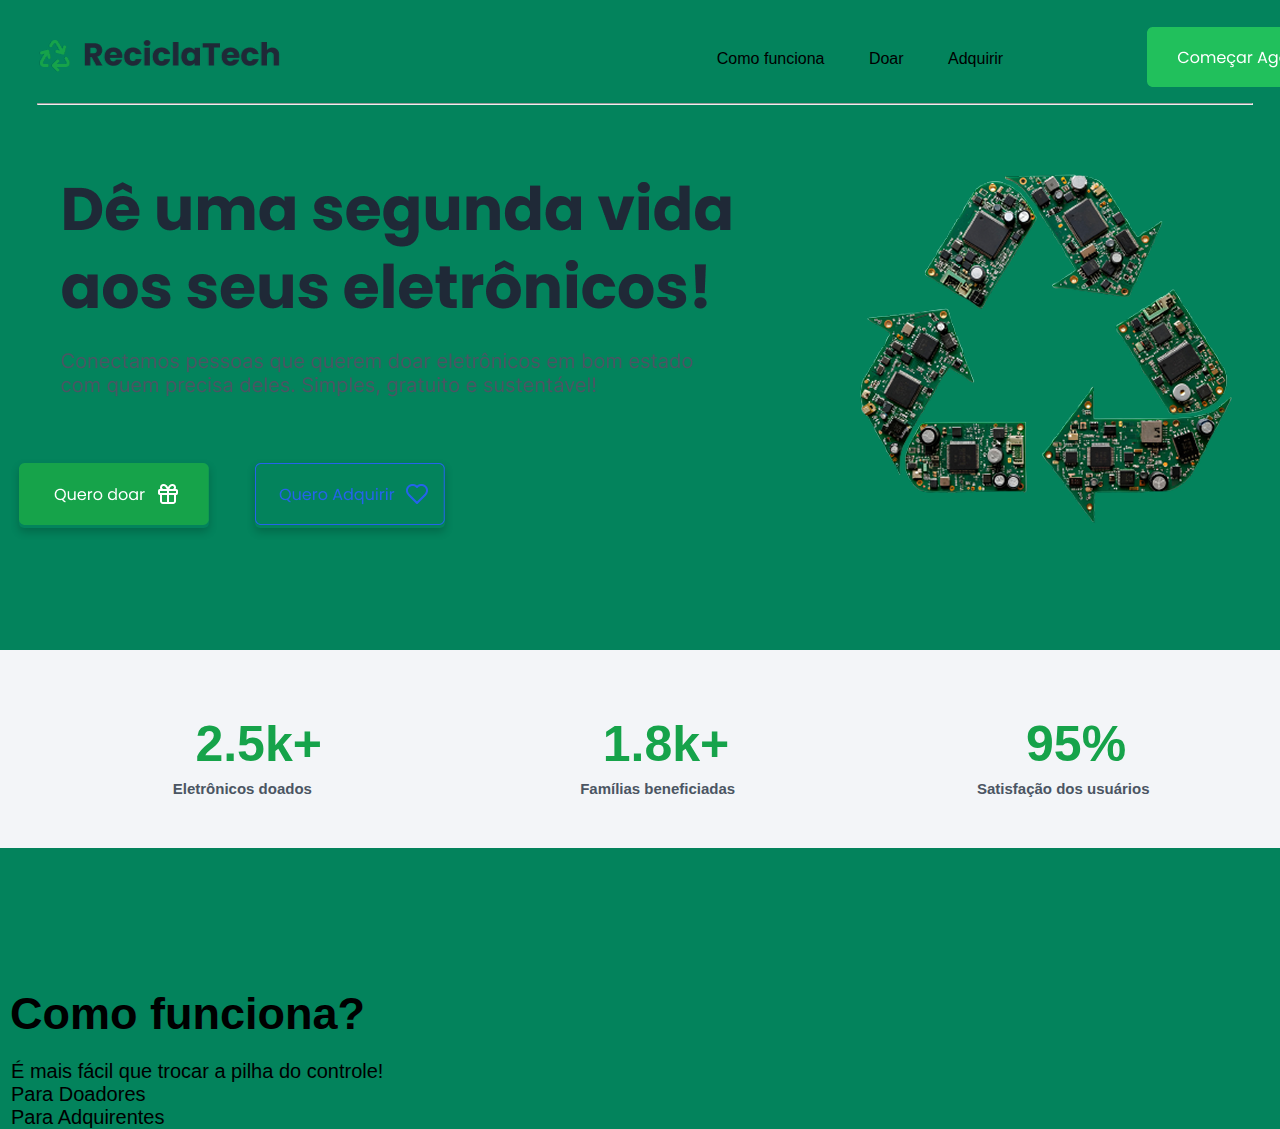
<file: index.html>
<!DOCTYPE html>
<html lang="pt-BR">

<head>
    <meta charset="UTF-8">
    <meta name="viewport" content="width=device-width, initial-scale=1.0">
    <title>ReciclaTech</title>
    <link rel="shortcut icon" href="image/Frame.png" type="image/x-icon">
    <link rel="stylesheet" href="style.css">
</head>

<body>
    <header>
        <nav id="navbar">
            <button id="logo">
                <a href="index.html"><img src="image/logo-site.png" alt="Logo ReciclaTech"></a>
            </button>
            <ul id="lista">
                <li class="li"><a class="link" href="index2.html">Como funciona</a></li>
                <li class="li"><a class="link" href="index3.html">Doar</a></li>
                <li class="li"><a class="link" href="index4.html">Adquirir</a></li>
            </ul>
            <button class="botao-canto">
                <a href="#"><img src="image/Property 1=Hover-btn (1).png" alt="ReciclaTech"></a>
            </button>
            <hr class="linha">
        </nav>
    </header>
    <main>
        <img class="Banner-1" src="image/Frame 19.png" alt="Banner ReciclaTech">
        <img class="Banner-2" src="image/reciclagem.png" alt="reciclagem">
        <button class="btn-main-1">
            <a href="#"><img src="image/Rectangle.png" alt="retangulo verde"></a>
        </button>
        <img class="img-btn-main-1" src="image/Frame 21.png" alt="Quero doar">

        <button class="btn-main-2">
            <a href="#"><img src="image/Rectangle (1).png" alt="retangulo sem fundo"></a>
        </button>
        <img class="img-btn-main-2" src="image/Nova pasta/Frame 28.png" alt="Quero adquirir">
        <div>
            <section class="secao">
                <p class="p1">2.5k+</p>
                <p class="p2">Eletrônicos doados</p>

                <p class="p1">1.8k+</p>
                <p class="p2">Famílias beneficiadas</p>

                <p class="p1">95%</p>
                <p class="p2">Satisfação dos usuários</p>
            </section>
        </div>
        <div>
            <section>
                <h1 class="secao-h1">Como funciona?</h1>
                <p class="secao-paragrafo">É mais fácil que trocar a pilha do controle!</p>
                
                <p>Para Doadores</p>
                <p>Para Adquirentes</p>
            </section>
        </div>
        
    </main>
</body>

</html>
</file>
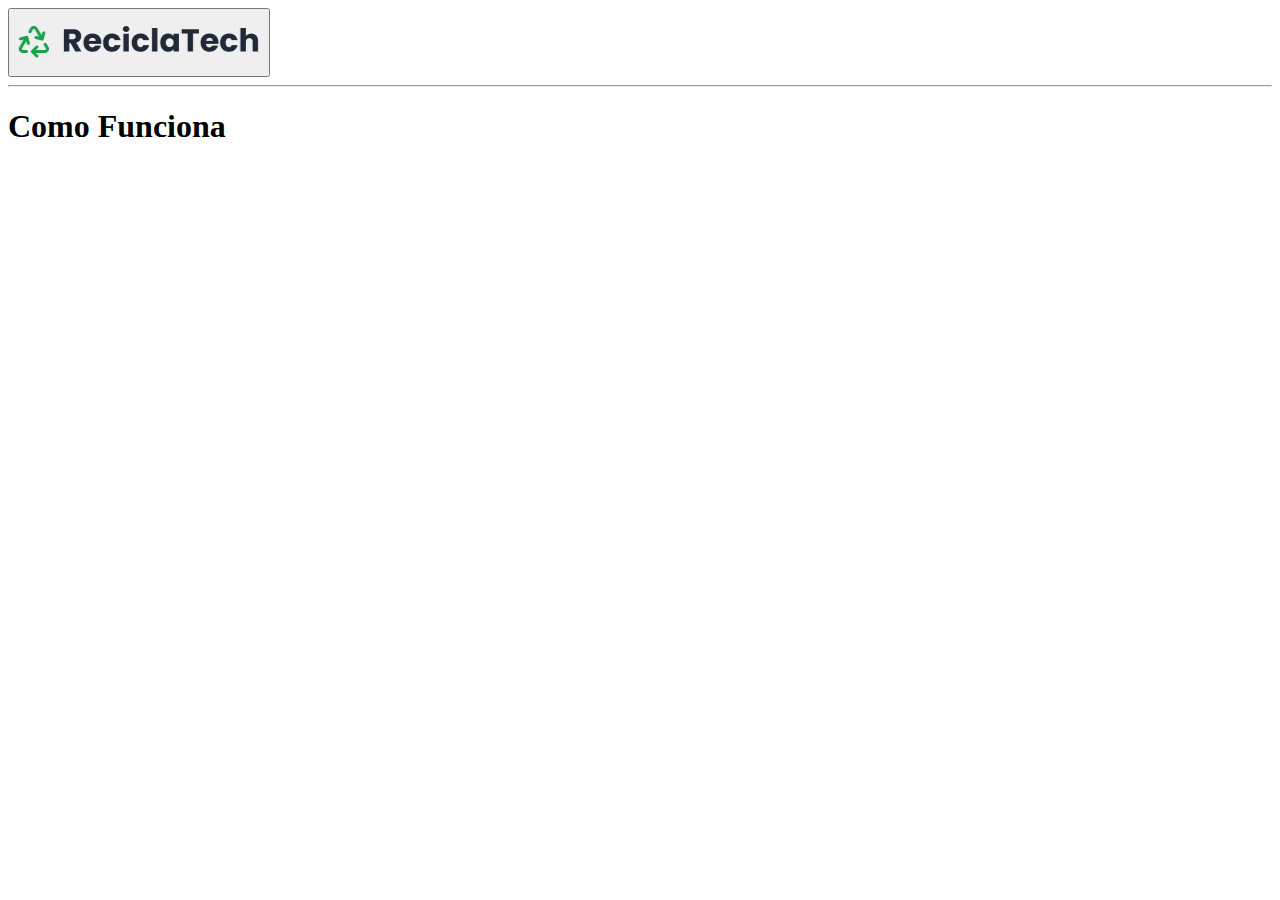
<file: index2.html>
<!DOCTYPE html>
<html lang="pt-BR">

<head>
    <meta charset="UTF-8">
    <meta name="viewport" content="width=device-width, initial-scale=1.0">
    <title>Document</title>
</head>

<body>
    <header>
        <nav id="navbar">
            <button id="logo">
                <a href="index.html"><img src="image/logo-site.png" alt="Logo ReciclaTech"></a>
            </button>
            <hr class="linha">
        </nav>
    </header>
    <h1>Como Funciona</h1>
</body>

</html>
</file>
<file: style.css>
* {
  padding: 0;
  margin: 0;
  box-sizing: border-box;
}

body {
  font-family: poppins, sans-serif;
  background-color: #03835c;
}

#navbar {
  display: inline;
  justify-content: space-between;
  padding-top: 31px;
  padding-left: 37px;
  width: 1106px;
  height: 60px;
}

#logo {
  background-color: transparent;
  display: inline-block;
  position: relative;
  left: 0px;
  border: none;
  top: 25px;
}

#lista {
  list-style: none;
  text-align: center;
}

.li {
  display: inline-block;
  position: relative;
  right: -220px;
  top: -14px;
  margin: 0px 20px;
}
.li .link {
  text-decoration: none;
  color: black;
}
.li link:hover {
  color: lightskyblue;
}

.botao-canto {
  background-color: transparent;
  position: relative;
  top: -55px;
  left: 1147px;
  border: none;
  transition: background-color 0.3s ease;
  border-radius: 5px;
}

.botao-canto:hover {
  cursor: pointer;
  background-color: lightgreen;
  transform: scale 0.8;
  opacity: 0.8;
  box-shadow: 0 4px 8px rgba(0, 0, 0, 0.2);
  filter: blur(0.3);
}

.linha {
  width: 95%;
  position: relative;
  display: inline-block;
  top: -55px;
  left: 37px;
}

main {
  margin: auto;
  padding: 20px;
  max-width: 800px;
  min-width: 320px;
}

.Banner-1 {
  margin: 70px;
  position: absolute;
  top: 100px;
  left: -10px;
}

.Banner-2 {
  margin: 0px;
  position: absolute;
  top: 130px;
  right: 30px;
}

.btn-main-1 {
  background-color: transparent;
  border: none;
  position: relative;
  top: 279px;
  left: -241px;
  border-radius: 5px;
  box-shadow: 0 4px 8px rgba(0, 0, 0, 0.2);
  filter: blur(0.3);
}

.img-btn-main-1 {
  position: relative;
  top: 260px;
  left: -400px;
}

.btn-main-1:hover {
  cursor: pointer;
  background-color: lightgreen;
  transform: scale 0.8;
  opacity: 0.8;
}

.btn-main-2 {
  background-color: transparent;
  border: none;
  position: relative;
  top: 279px;
  left: -330px;
  border-radius: 5px;
  box-shadow: 0 4px 8px rgba(0, 0, 0, 0.2);
  filter: blur(0.3);
}

.img-btn-main-2 {
  position: relative;
  top: 260px;
  left: -500px;
}

.btn-main-2:hover {
  cursor: pointer;
  background-color: lightskyblue;
  transform: scale 0.8;
  opacity: 0.8;
}

.secao {
  background-color: #F3F5F8;
  display: flex;
  justify-content: space-around;
  position: relative;
  margin: 70px;
  padding: 70px;
  width: 1385px;
  top: 330px;
  left: -400px;
  font-size: 24px;
  font-weight: bold;
}

.p1 {
  color: #16A34A;
  font-size: 50px;
  display: flex;
  position: relative;
  top: -5px;
  left: 160px;
}

.p2 {
  color: #4B5563;
  font-size: 15px;
  position: relative;
  top: 60px;
  left: -60px;
  display: flex;
}

h1 {
  font-size: 45px;
  position: relative;
  top: 400px;
  left: -250px;
}

p {
  font-size: 20px;
  position: relative;
  top: 420px;
  left: -249px;
}/*# sourceMappingURL=style.css.map */
</file>
